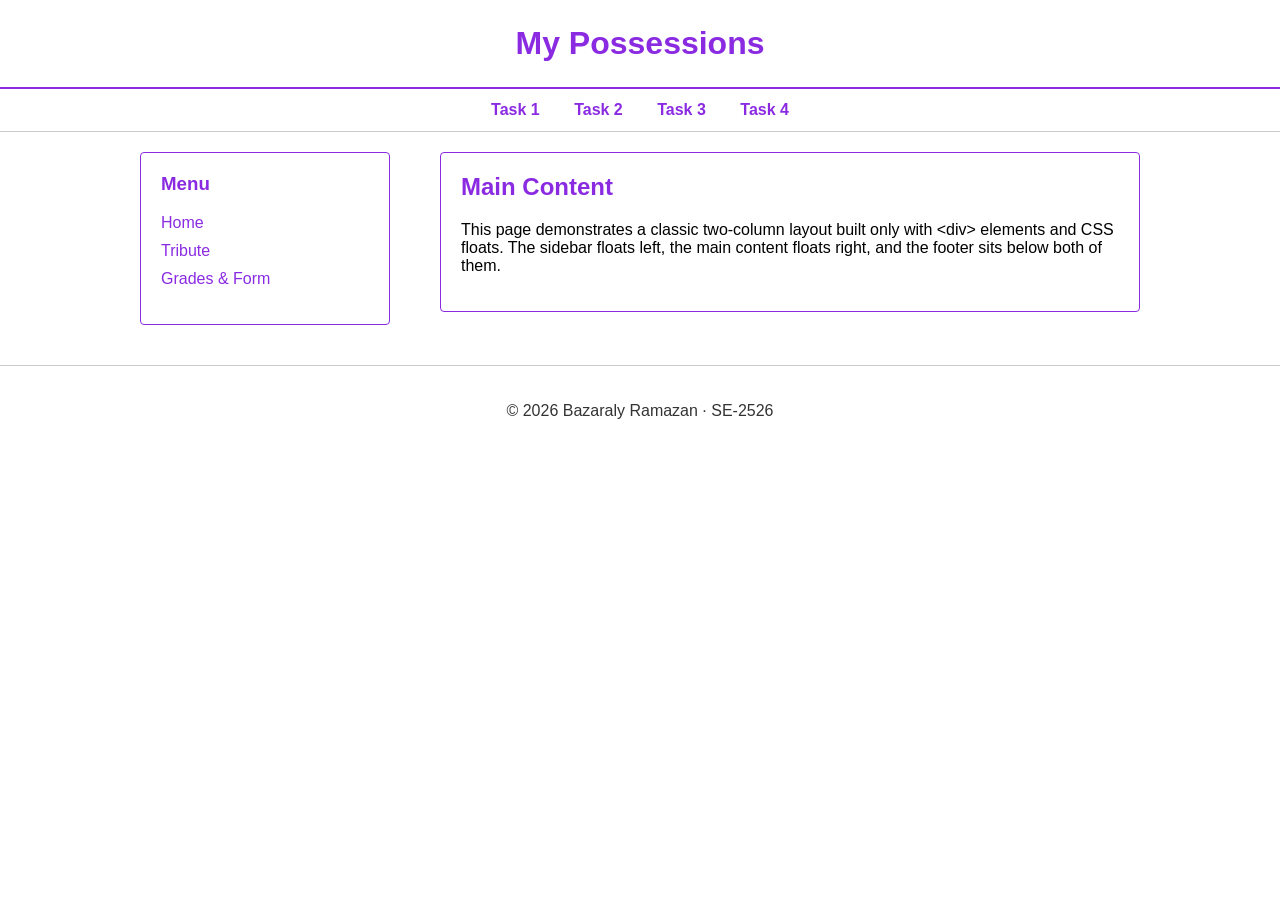
<file: task2.html>
<!DOCTYPE html>
<html lang="en">
<head>
  <meta charset="UTF-8" />
  <meta name="viewport" content="width=device-width, initial-scale=1.0" />
  <title>Task 2 — Layout with div &amp; floats</title>
  <link rel="stylesheet" href="task2.css" />
</head>
<body>

  <div class="header">
    <h1>My Possessions</h1>
  </div>

  <div class="navbar">
    <a href="index.html">Task 1</a>
    <a href="task2.html">Task 2</a>
    <a href="task3/index.html">Task 3</a>
    <a href="task4.html">Task 4</a>
  </div>

  <div class="content-wrapper">

    <div class="sidebar">
      <h3>Menu</h3>
      <ul>
        <li><a href="index.html">Home</a></li>
        <li><a href="task3/index.html">Tribute</a></li>
        <li><a href="task4.html">Grades &amp; Form</a></li>
      </ul>
    </div>

    <div class="aside-content">
      <h2>Main Content</h2>
      <p>
        This page demonstrates a classic two-column layout built only with
        &lt;div&gt; elements and CSS floats. The sidebar floats left, the main
        content floats right, and the footer sits below both of them.
      </p>
    </div>

    <div class="clear"></div>
  </div>

  <div class="footer">
    <p>&copy; 2026 Bazaraly Ramazan · SE-2526</p>
  </div>

</body>
</html>
</file>
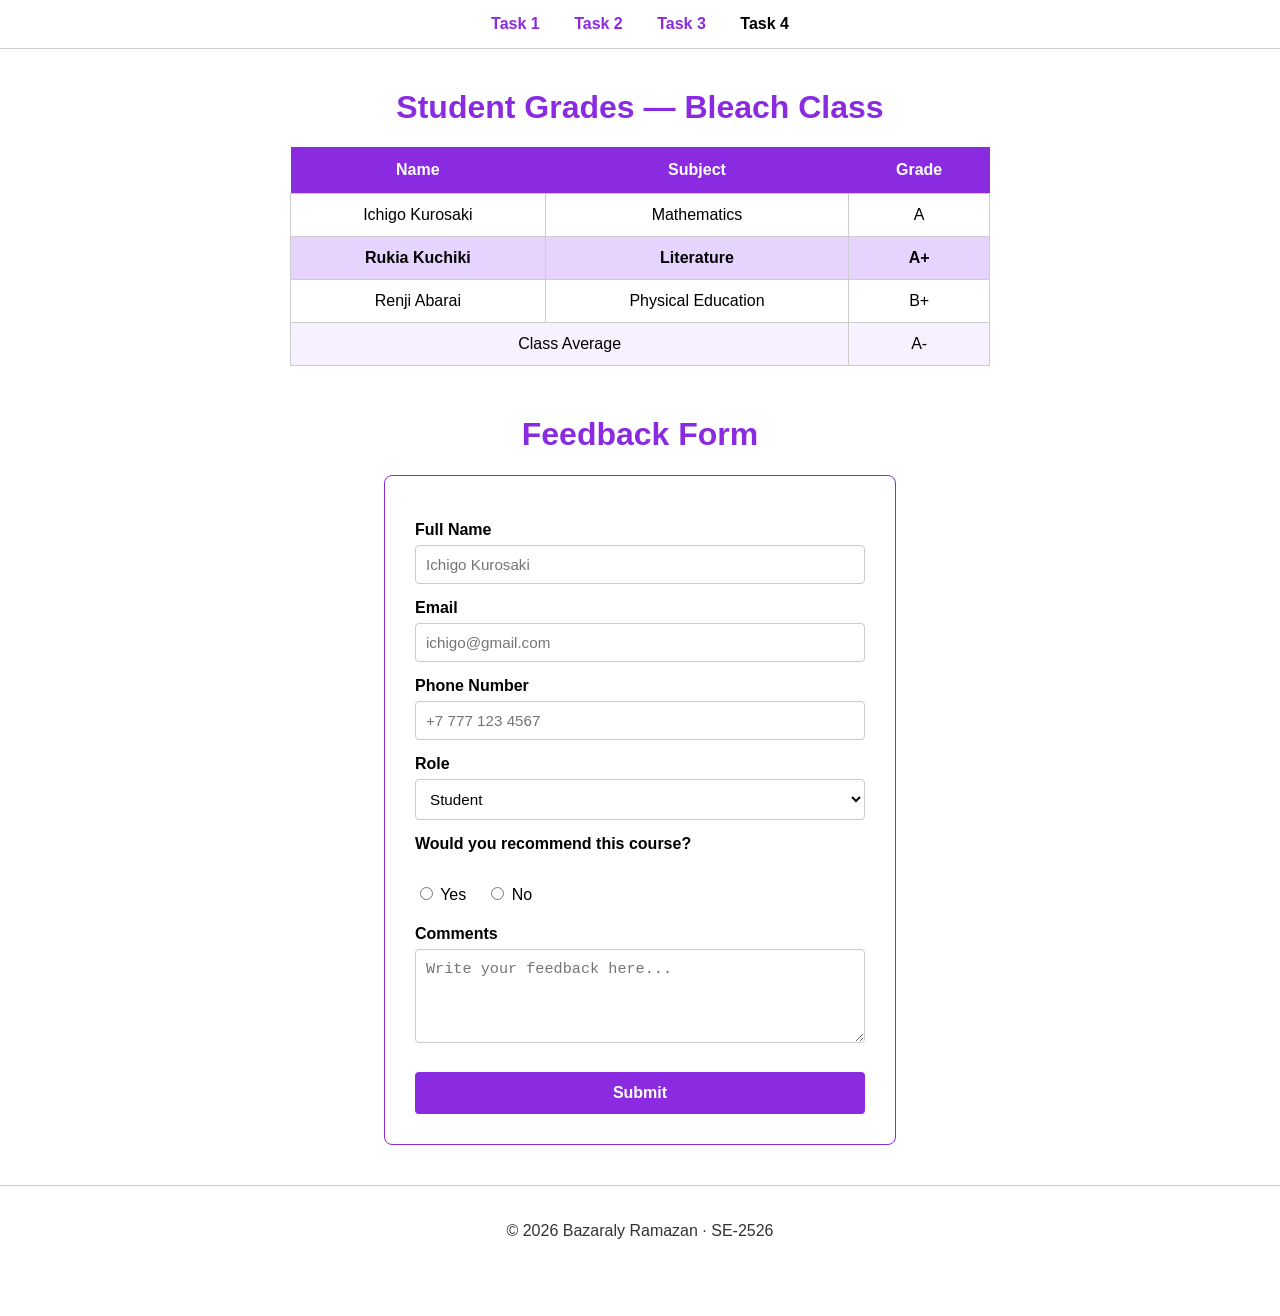
<file: task4.html>
<!DOCTYPE html>
<html lang="en">
<head>
  <meta charset="UTF-8" />
  <meta name="viewport" content="width=device-width, initial-scale=1.0" />
  <title>Task 4 — Table &amp; Form</title>
  <link rel="stylesheet" href="task4.css" />
</head>
<body>

  <nav class="navbar">
    <a href="index.html">Task 1</a>
    <a href="task2.html">Task 2</a>
    <a href="task3/index.html">Task 3</a>
    <a href="task4.html" class="active">Task 4</a>
  </nav>

  <h1 id="table-title">Student Grades — Bleach Class</h1>

  <table class="grades-table">
    <thead>
      <tr>
        <th>Name</th>
        <th>Subject</th>
        <th>Grade</th>
      </tr>
    </thead>
    <tbody>
      <tr>
        <td>Ichigo Kurosaki</td>
        <td>Mathematics</td>
        <td>A</td>
      </tr>
      <tr class="highlight-row">
        <td>Rukia Kuchiki</td>
        <td>Literature</td>
        <td>A+</td>
      </tr>
      <tr>
        <td>Renji Abarai</td>
        <td>Physical Education</td>
        <td>B+</td>
      </tr>
      <tr>
        <td colspan="2">Class Average</td>
        <td>A-</td>
      </tr>
    </tbody>
  </table>

  <h1 id="form-title">Feedback Form</h1>

  <form class="feedback-form">
    <label for="name">Full Name</label>
    <input type="text" id="name" name="name" placeholder="Ichigo Kurosaki" required />

    <label for="email">Email</label>
    <input type="email" id="email" name="email" placeholder="ichigo@gmail.com" required />

    <label for="phone">Phone Number</label>
    <input type="tel" id="phone" name="phone" placeholder="+7 777 123 4567" />

    <label for="role">Role</label>
    <select id="role" name="role">
      <option value="student">Student</option>
      <option value="teacher">Teacher</option>
      <option value="other">Other</option>
    </select>

    <p class="radio-label">Would you recommend this course?</p>
    <div class="radio-group">
      <label><input type="radio" name="recommend" value="yes" /> Yes</label>
      <label><input type="radio" name="recommend" value="no" /> No</label>
    </div>

    <label for="comments">Comments</label>
    <textarea id="comments" name="comments" rows="4" placeholder="Write your feedback here..."></textarea>

    <button type="submit" class="submit-btn">Submit</button>
  </form>

  <footer class="footer">
    <p>&copy; 2026 Bazaraly Ramazan · SE-2526</p>
  </footer>

</body>
</html>
</file>
<file: task2.css>
body {
  margin: 0;
  font-family: Arial, sans-serif;
  background-color: #ffffff;
  color: #000000;
}

.header {
  background-color: #ffffff;
  padding: 25px;
  text-align: center;
  border-bottom: 2px solid #8A2BE2;
}

.header h1 {
  margin: 0;
  color: #8A2BE2;
}

.navbar {
  background-color: #ffffff;
  padding: 12px;
  text-align: center;
  border-bottom: 1px solid #cccccc;
}

.navbar a {
  color: #8A2BE2;
  margin: 0 15px;
  text-decoration: none;
  font-weight: bold;
}

.navbar a:hover {
  text-decoration: underline;
}

.content-wrapper {
  max-width: 1000px;
  margin: 20px auto;
  padding: 0 15px;
}

.sidebar {
  float: left;
  width: 25%;
  background-color: #ffffff;
  padding: 20px;
  border: 1px solid #8A2BE2;
  border-radius: 4px;
  box-sizing: border-box;
}

.sidebar h3 {
  color: #8A2BE2;
  margin-top: 0;
}

.sidebar ul {
  list-style: none;
  padding-left: 0;
}

.sidebar ul li {
  margin-bottom: 10px;
}

.sidebar ul li a {
  color: #8A2BE2;
  text-decoration: none;
}

.sidebar ul li a:hover {
  text-decoration: underline;
}

.aside-content {
  float: right;
  width: 70%;
  background-color: #ffffff;
  padding: 20px;
  border: 1px solid #8A2BE2;
  border-radius: 4px;
  box-sizing: border-box;
}

.aside-content h2 {
  color: #8A2BE2;
  margin-top: 0;
}

.clear {
  clear: both;
}

.footer {
  clear: both;
  background-color: #ffffff;
  text-align: center;
  padding: 20px;
  border-top: 1px solid #cccccc;
  color: #333333;
  margin-top: 40px;
}
</file>
<file: task4.css>
body {
  margin: 0;
  font-family: Arial, sans-serif;
  background-color: #ffffff;
  color: #000000;
  padding-bottom: 40px;
}

.navbar {
  background-color: #ffffff;
  padding: 15px;
  text-align: center;
  border-bottom: 1px solid #cccccc;
}

.navbar a {
  color: #8A2BE2;
  margin: 0 15px;
  text-decoration: none;
  font-weight: bold;
}

.navbar a:hover {
  text-decoration: underline;
}

.navbar a.active {
  color: #000000;
}

#table-title, #form-title {
  text-align: center;
  color: #8A2BE2;
  margin-top: 40px;
}

.grades-table {
  width: 80%;
  max-width: 700px;
  margin: 20px auto 50px;
  border-collapse: collapse;
}

.grades-table th {
  background-color: #8A2BE2;
  color: #ffffff;
  padding: 14px;
  text-align: center;
}

.grades-table td {
  border: 1px solid #cccccc;
  padding: 12px;
  text-align: center;
  background-color: #ffffff;
}

.grades-table tbody tr:nth-child(even) td {
  background-color: #f7f0ff;
}

.grades-table tbody tr.highlight-row td {
  background-color: #e6d4ff;
  color: #000000;
  font-weight: bold;
}

.feedback-form {
  width: 450px;
  max-width: 90%;
  margin: 20px auto;
  background-color: #ffffff;
  padding: 30px;
  border-radius: 8px;
  border: 1px solid #8A2BE2;
}

.feedback-form label {
  display: block;
  margin-bottom: 6px;
  margin-top: 15px;
  font-weight: bold;
  color: #000000;
}

.feedback-form input[type="text"],
.feedback-form input[type="email"],
.feedback-form input[type="tel"],
.feedback-form select,
.feedback-form textarea {
  width: 100%;
  padding: 10px;
  border-radius: 4px;
  border: 1px solid #cccccc;
  background-color: #ffffff;
  color: #000000;
  font-size: 0.95rem;
  box-sizing: border-box;
  outline: none;
}

.feedback-form input:focus,
.feedback-form select:focus,
.feedback-form textarea:focus {
  border-color: #8A2BE2;
}

.radio-label {
  font-weight: bold;
  color: #000000;
  margin-top: 15px;
}

.radio-group {
  display: flex;
  gap: 20px;
  margin-top: 5px;
}

.radio-group label {
  font-weight: normal;
  color: #000000;
}

.submit-btn {
  margin-top: 25px;
  width: 100%;
  padding: 12px;
  background-color: #8A2BE2;
  color: #ffffff;
  border: none;
  border-radius: 4px;
  font-size: 1rem;
  font-weight: bold;
  cursor: pointer;
}

.submit-btn:hover {
  background-color: #6a1fb0;
}

.footer {
  text-align: center;
  padding: 20px;
  background-color: #ffffff;
  border-top: 1px solid #cccccc;
  color: #333333;
  margin-top: 40px;
}

.feedback-form textarea {
  resize: vertical;
}
</file>
